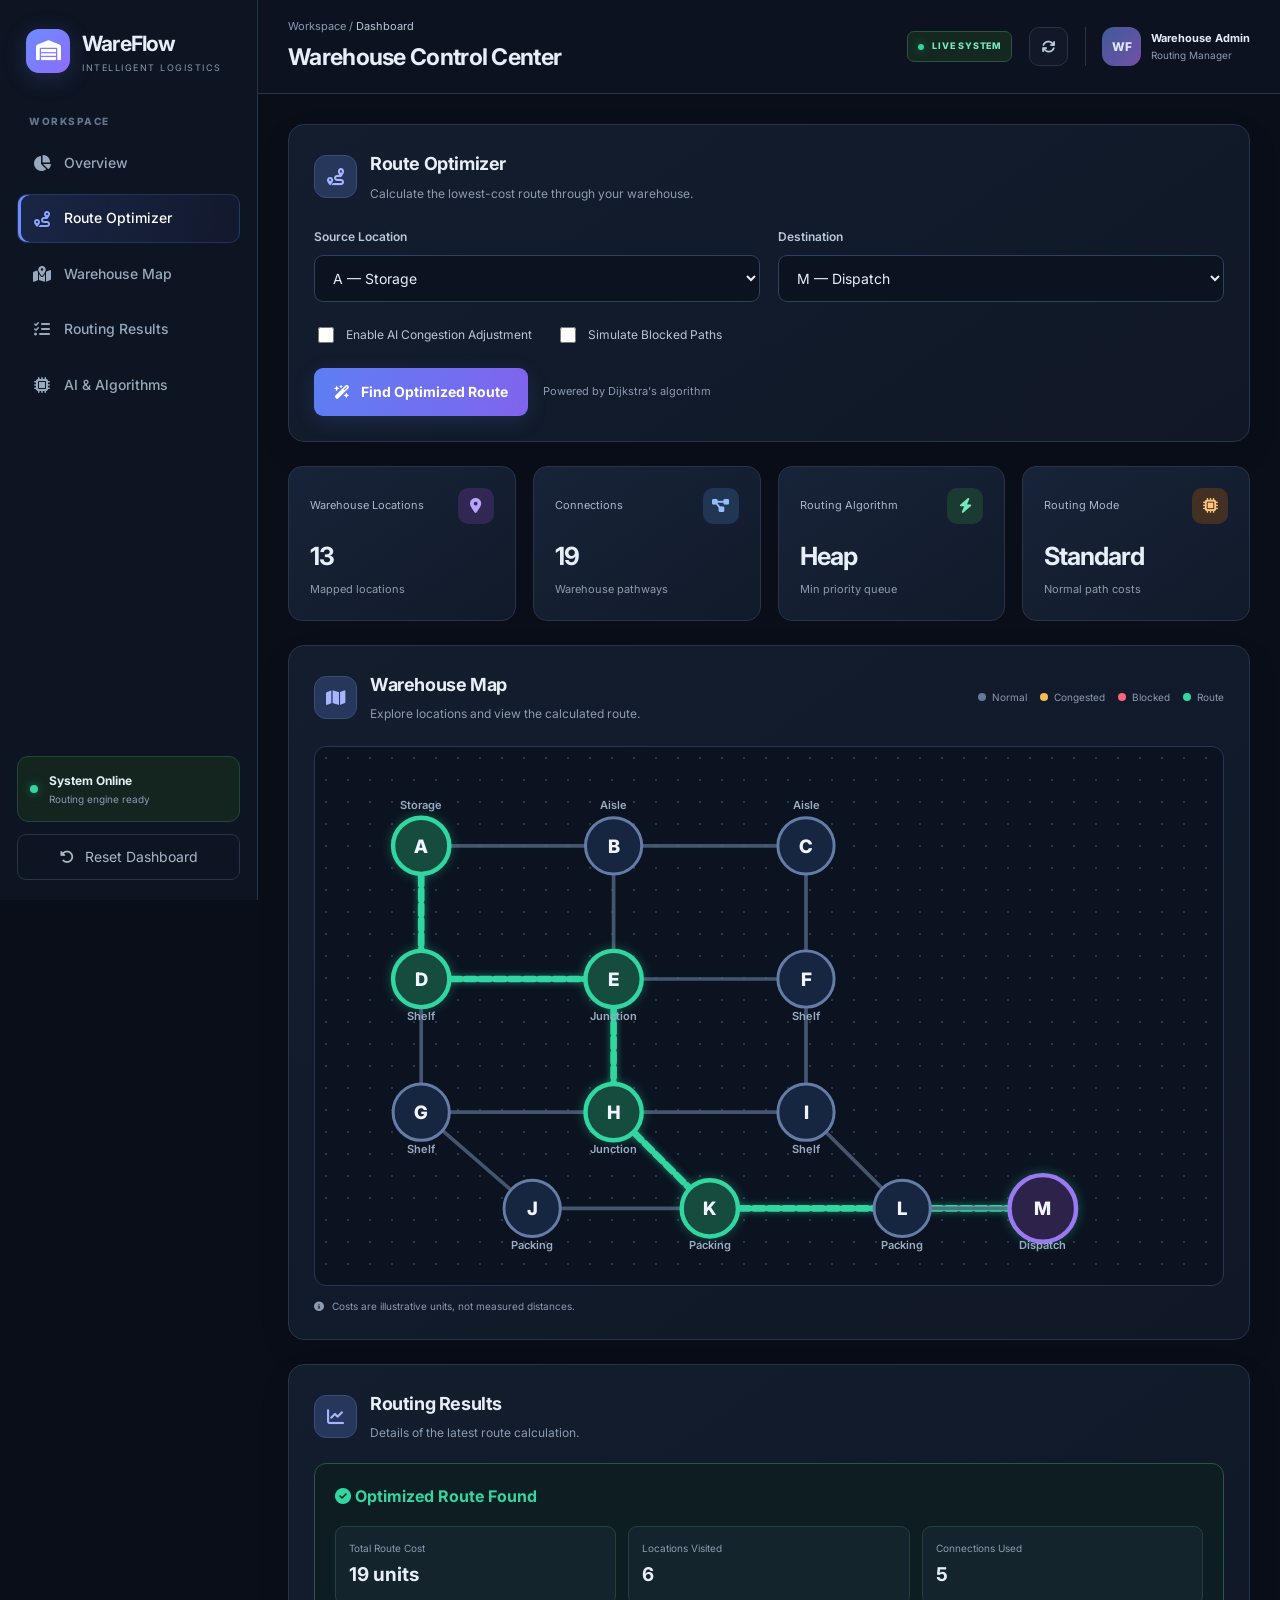
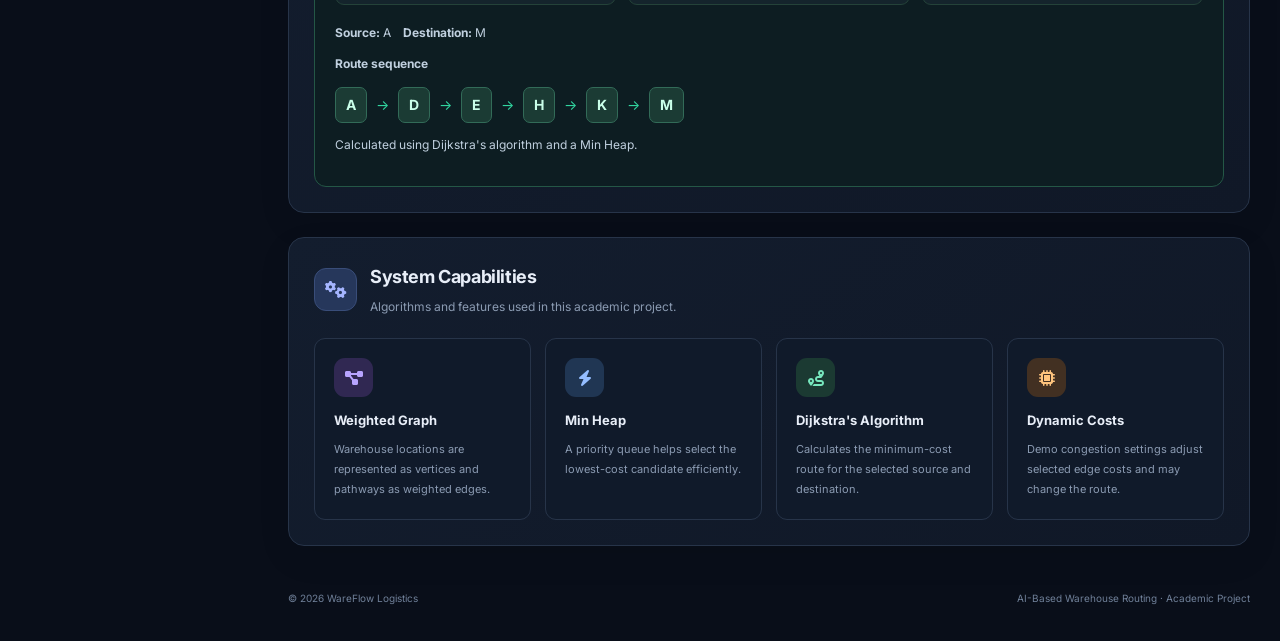
<file: index.html>
<!DOCTYPE html>
<html lang="en">
<head>
    <meta charset="UTF-8">
    <meta name="viewport" content="width=device-width, initial-scale=1.0">
    <meta name="theme-color" content="#090e19">
    <title>WareFlow | AI Warehouse Routing</title>

    <link rel="preconnect" href="https://fonts.googleapis.com">
    <link rel="preconnect" href="https://fonts.gstatic.com" crossorigin>
    <link href="https://fonts.googleapis.com/css2?family=Inter:wght@400;500;600;700;800&display=swap" rel="stylesheet">
    <link rel="stylesheet" href="https://cdnjs.cloudflare.com/ajax/libs/font-awesome/6.5.2/css/all.min.css">
    <link rel="stylesheet" href="style.css">
</head>
<body>

<div class="app-layout">
    <aside class="sidebar" id="sidebar">
        <div class="brand">
            <div class="brand-icon"><i class="fa-solid fa-warehouse"></i></div>
            <div>
                <h2>WareFlow</h2>
                <small>INTELLIGENT LOGISTICS</small>
            </div>
        </div>

        <div class="nav-label">WORKSPACE</div>
        <nav class="side-nav">
            <a href="#overview" class="nav-link active">
                <i class="fa-solid fa-chart-pie"></i><span>Overview</span>
            </a>
            <a href="#optimizer" class="nav-link">
                <i class="fa-solid fa-route"></i><span>Route Optimizer</span>
            </a>
            <a href="#warehouse-map" class="nav-link">
                <i class="fa-solid fa-map-location-dot"></i><span>Warehouse Map</span>
            </a>
            <a href="#routing-result" class="nav-link">
                <i class="fa-solid fa-list-check"></i><span>Routing Results</span>
            </a>
            <a href="#features" class="nav-link">
                <i class="fa-solid fa-microchip"></i><span>AI & Algorithms</span>
            </a>
        </nav>

        <div class="sidebar-bottom">
            <div class="system-status">
                <span class="status-dot"></span>
                <div><strong>System Online</strong><small>Routing engine ready</small></div>
            </div>
            <button class="sidebar-action" id="resetDashboard">
                <i class="fa-solid fa-rotate-left"></i> Reset Dashboard
            </button>
        </div>
    </aside>

    <div class="main-shell">
        <header class="topbar">
            <div class="topbar-left">
                <button class="menu-toggle" id="menuToggle" aria-label="Toggle navigation">
                    <i class="fa-solid fa-bars"></i>
                </button>
                <div>
                    <div class="breadcrumb">Workspace / <span>Dashboard</span></div>
                    <h1>Warehouse Control Center</h1>
                </div>
            </div>

            <div class="topbar-right">
                <span class="live-badge"><span class="status-dot"></span> LIVE SYSTEM</span>
                <button class="icon-button" id="refreshDashboard" aria-label="Refresh dashboard" title="Refresh">
                    <i class="fa-solid fa-arrows-rotate"></i>
                </button>
                <div class="profile">
                    <div class="avatar">WF</div>
                    <div class="profile-text">
                        <strong>Warehouse Admin</strong>
                        <small>Routing Manager</small>
                    </div>
                </div>
            </div>
        </header>

        <main class="container">

            <!-- ROUTE OPTIMIZER -->
            <section class="panel" id="optimizer">
                <div class="section-heading">
                    <div class="heading-icon"><i class="fa-solid fa-route"></i></div>
                    <div>
                        <h2>Route Optimizer</h2>
                        <p>Calculate the lowest-cost route through your warehouse.</p>
                    </div>
                </div>

                <div class="controls">
                    <div class="control">
                        <label for="source">Source Location</label>
                        <select id="source">
                            <option value="A">A — Storage</option>
                            <option value="B">B — Aisle</option>
                            <option value="C">C — Aisle</option>
                            <option value="D">D — Shelf</option>
                            <option value="E">E — Junction</option>
                            <option value="F">F — Shelf</option>
                            <option value="G">G — Shelf</option>
                            <option value="H">H — Junction</option>
                            <option value="I">I — Shelf</option>
                            <option value="J">J — Packing</option>
                            <option value="K">K — Packing</option>
                            <option value="L">L — Packing</option>
                            <option value="M">M — Dispatch</option>
                        </select>
                    </div>

                    <div class="control">
                        <label for="destination">Destination</label>
                        <select id="destination">
                            <option value="M">M — Dispatch</option>
                            <option value="L">L — Packing</option>
                            <option value="K">K — Packing</option>
                            <option value="J">J — Packing</option>
                            <option value="I">I — Shelf</option>
                            <option value="H">H — Junction</option>
                            <option value="G">G — Shelf</option>
                            <option value="F">F — Shelf</option>
                            <option value="E">E — Junction</option>
                            <option value="D">D — Shelf</option>
                            <option value="C">C — Aisle</option>
                            <option value="B">B — Aisle</option>
                            <option value="A">A — Storage</option>
                        </select>
                    </div>
                </div>

                <div class="options">
                    <label class="checkbox">
                        <input type="checkbox" id="aiMode">
                        <span>Enable AI Congestion Adjustment</span>
                    </label>
                    <label class="checkbox">
                        <input type="checkbox" id="blockMode">
                        <span>Simulate Blocked Paths</span>
                    </label>
                </div>

                <div class="optimizer-actions">
                    <button id="findRoute" class="primary-button">
                        <i class="fa-solid fa-wand-magic-sparkles"></i>
                        Find Optimized Route
                    </button>
                    <span class="helper-text">Powered by Dijkstra's algorithm</span>
                </div>
            </section>

            <!-- STATISTICS -->
            <section class="stats" id="overview">
                <div class="stat-card">
                    <div class="stat-top"><span>Warehouse Locations</span><span class="stat-icon purple"><i class="fa-solid fa-location-dot"></i></span></div>
                    <h3 id="locationCount">13</h3>
                    <p>Mapped locations</p>
                </div>
                <div class="stat-card">
                    <div class="stat-top"><span>Connections</span><span class="stat-icon blue"><i class="fa-solid fa-diagram-project"></i></span></div>
                    <h3 id="connectionCount">19</h3>
                    <p>Warehouse pathways</p>
                </div>
                <div class="stat-card">
                    <div class="stat-top"><span>Routing Algorithm</span><span class="stat-icon green"><i class="fa-solid fa-bolt"></i></span></div>
                    <h3>Heap</h3>
                    <p>Min priority queue</p>
                </div>
                <div class="stat-card">
                    <div class="stat-top"><span>Routing Mode</span><span class="stat-icon orange"><i class="fa-solid fa-microchip"></i></span></div>
                    <h3 id="routingMode">Standard</h3>
                    <p id="routingModeDescription">Normal path costs</p>
                </div>
            </section>

            <!-- WAREHOUSE MAP -->
            <section class="panel" id="warehouse-map">
                <div class="section-title">
                    <div class="section-heading">
                        <div class="heading-icon"><i class="fa-solid fa-map"></i></div>
                        <div>
                            <h2>Warehouse Map</h2>
                            <p>Explore locations and view the calculated route.</p>
                        </div>
                    </div>
                    <div class="legend">
                        <span><i class="legend-dot normal"></i> Normal</span>
                        <span><i class="legend-dot congested"></i> Congested</span>
                        <span><i class="legend-dot blocked"></i> Blocked</span>
                        <span><i class="legend-dot route"></i> Route</span>
                    </div>
                </div>

                <div class="warehouse-wrapper">
                    <svg id="warehouseSvg" viewBox="0 0 1200 700" role="img" aria-label="Warehouse map showing 13 locations connected by pathways">
                        <defs>
                            <pattern id="grid" width="40" height="40" patternUnits="userSpaceOnUse">
                                <path d="M 40 0 L 0 0 0 40" fill="none" stroke="#25354b" stroke-width="1"/>
                            </pattern>
                        </defs>
                        <rect width="1200" height="700" fill="url(#grid)"/>

                        <!-- Pathways -->
                        <g id="warehouseEdges">
                            <line class="edge normal" id="edge-A-B" x1="130" y1="120" x2="390" y2="120"/>
                            <line class="edge normal" id="edge-B-C" x1="390" y1="120" x2="650" y2="120"/>
                            <line class="edge normal" id="edge-A-D" x1="130" y1="120" x2="130" y2="300"/>
                            <line class="edge normal" id="edge-B-E" x1="390" y1="120" x2="390" y2="300"/>
                            <line class="edge normal" id="edge-C-F" x1="650" y1="120" x2="650" y2="300"/>
                            <line class="edge normal" id="edge-D-E" x1="130" y1="300" x2="390" y2="300"/>
                            <line class="edge normal" id="edge-E-F" x1="390" y1="300" x2="650" y2="300"/>
                            <line class="edge normal" id="edge-D-G" x1="130" y1="300" x2="130" y2="480"/>
                            <line class="edge normal" id="edge-E-H" x1="390" y1="300" x2="390" y2="480"/>
                            <line class="edge normal" id="edge-F-I" x1="650" y1="300" x2="650" y2="480"/>
                            <line class="edge normal" id="edge-G-H" x1="130" y1="480" x2="390" y2="480"/>
                            <line class="edge normal" id="edge-H-I" x1="390" y1="480" x2="650" y2="480"/>
                            <line class="edge normal" id="edge-G-J" x1="130" y1="480" x2="280" y2="610"/>
                            <line class="edge normal" id="edge-H-K" x1="390" y1="480" x2="520" y2="610"/>
                            <line class="edge normal" id="edge-I-L" x1="650" y1="480" x2="780" y2="610"/>
                            <line class="edge normal" id="edge-J-K" x1="280" y1="610" x2="520" y2="610"/>
                            <line class="edge normal" id="edge-K-L" x1="520" y1="610" x2="780" y2="610"/>
                            <line class="edge normal" id="edge-K-M" x1="520" y1="610" x2="970" y2="610"/>
                            <line class="edge normal" id="edge-L-M" x1="780" y1="610" x2="970" y2="610"/>
                        </g>

                        <!-- Warehouse nodes -->
                        <g class="node" id="node-A"><circle cx="130" cy="120" r="38"/><text x="130" y="120">A</text></g>
                        <g class="node" id="node-B"><circle cx="390" cy="120" r="38"/><text x="390" y="120">B</text></g>
                        <g class="node" id="node-C"><circle cx="650" cy="120" r="38"/><text x="650" y="120">C</text></g>
                        <g class="node" id="node-D"><circle cx="130" cy="300" r="38"/><text x="130" y="300">D</text></g>
                        <g class="node" id="node-E"><circle cx="390" cy="300" r="38"/><text x="390" y="300">E</text></g>
                        <g class="node" id="node-F"><circle cx="650" cy="300" r="38"/><text x="650" y="300">F</text></g>
                        <g class="node" id="node-G"><circle cx="130" cy="480" r="38"/><text x="130" y="480">G</text></g>
                        <g class="node" id="node-H"><circle cx="390" cy="480" r="38"/><text x="390" y="480">H</text></g>
                        <g class="node" id="node-I"><circle cx="650" cy="480" r="38"/><text x="650" y="480">I</text></g>
                        <g class="node" id="node-J"><circle cx="280" cy="610" r="38"/><text x="280" y="610">J</text></g>
                        <g class="node" id="node-K"><circle cx="520" cy="610" r="38"/><text x="520" y="610">K</text></g>
                        <g class="node" id="node-L"><circle cx="780" cy="610" r="38"/><text x="780" y="610">L</text></g>
                        <g class="node dispatch" id="node-M"><circle cx="970" cy="610" r="45"/><text x="970" y="610">M</text></g>

                        <!-- Location labels -->
                        <g class="location-labels">
                            <text class="location-label" x="130" y="70">Storage</text>
                            <text class="location-label" x="390" y="70">Aisle</text>
                            <text class="location-label" x="650" y="70">Aisle</text>
                            <text class="location-label" x="130" y="355">Shelf</text>
                            <text class="location-label" x="390" y="355">Junction</text>
                            <text class="location-label" x="650" y="355">Shelf</text>
                            <text class="location-label" x="130" y="535">Shelf</text>
                            <text class="location-label" x="390" y="535">Junction</text>
                            <text class="location-label" x="650" y="535">Shelf</text>
                            <text class="location-label" x="280" y="665">Packing</text>
                            <text class="location-label" x="520" y="665">Packing</text>
                            <text class="location-label" x="780" y="665">Packing</text>
                            <text class="location-label" x="970" y="665">Dispatch</text>
                        </g>
                    </svg>
                </div>
                <p class="map-note"><i class="fa-solid fa-circle-info"></i> Costs are illustrative units, not measured distances.</p>
            </section>

            <!-- ROUTING RESULT -->
            <section class="panel result-panel" id="routing-result">
                <div class="section-heading">
                    <div class="heading-icon"><i class="fa-solid fa-chart-line"></i></div>
                    <div>
                        <h2>Routing Results</h2>
                        <p>Details of the latest route calculation.</p>
                    </div>
                </div>
                <div id="result" aria-live="polite">
                    <div class="empty-result">
                        <span class="empty-icon"><i class="fa-solid fa-route"></i></span>
                        <p>Select a source and destination, then click <b>Find Optimized Route</b>.</p>
                    </div>
                </div>
            </section>

            <!-- PROJECT FEATURES -->
            <section class="panel" id="features">
                <div class="section-heading">
                    <div class="heading-icon"><i class="fa-solid fa-gears"></i></div>
                    <div>
                        <h2>System Capabilities</h2>
                        <p>Algorithms and features used in this academic project.</p>
                    </div>
                </div>

                <div class="features">
                    <article class="feature-card">
                        <div class="feature-icon purple"><i class="fa-solid fa-diagram-project"></i></div>
                        <h3>Weighted Graph</h3>
                        <p>Warehouse locations are represented as vertices and pathways as weighted edges.</p>
                    </article>
                    <article class="feature-card">
                        <div class="feature-icon blue"><i class="fa-solid fa-bolt"></i></div>
                        <h3>Min Heap</h3>
                        <p>A priority queue helps select the lowest-cost candidate efficiently.</p>
                    </article>
                    <article class="feature-card">
                        <div class="feature-icon green"><i class="fa-solid fa-route"></i></div>
                        <h3>Dijkstra's Algorithm</h3>
                        <p>Calculates the minimum-cost route for the selected source and destination.</p>
                    </article>
                    <article class="feature-card">
                        <div class="feature-icon orange"><i class="fa-solid fa-microchip"></i></div>
                        <h3>Dynamic Costs</h3>
                        <p>Demo congestion settings adjust selected edge costs and may change the route.</p>
                    </article>
                </div>
            </section>

            <footer class="footer">
                <span>© 2026 WareFlow Logistics</span>
                <span>AI-Based Warehouse Routing · Academic Project</span>
            </footer>
        </main>
    </div>
</div>

<div class="toast" id="toast" role="status"></div>
<script src="script.js"></script>
</body>
</html>
</file>
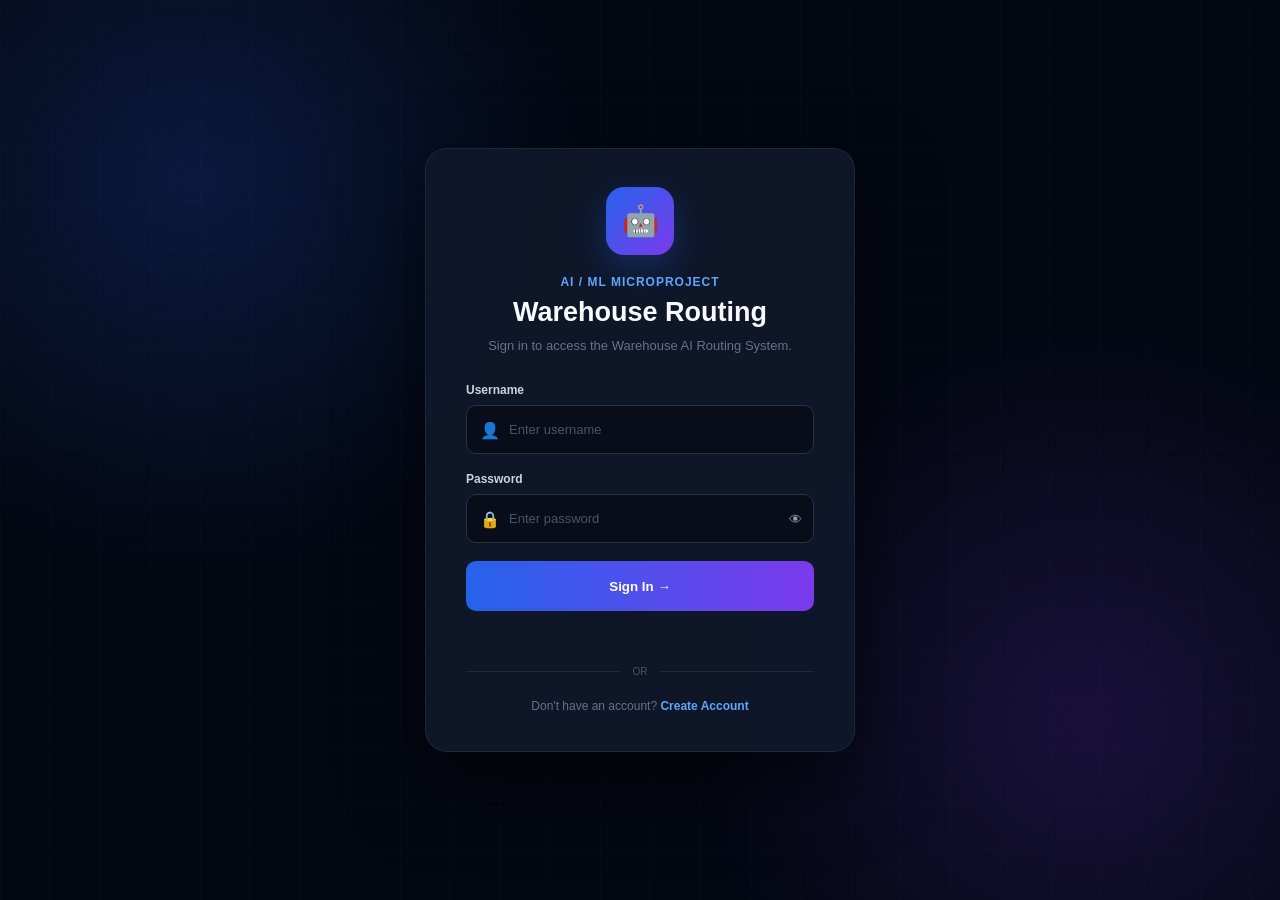
<file: login.html>
<!DOCTYPE html>
<html lang="en">
<head>
<meta charset="UTF-8">
<meta name="viewport" content="width=device-width, initial-scale=1.0">
<title>Warehouse AI | Login</title>
<style>
*{box-sizing:border-box;margin:0;padding:0}
body{
  min-height:100vh;display:flex;align-items:center;justify-content:center;padding:20px;
  font-family:"Segoe UI",Arial,sans-serif;color:#f8fafc;background:
  radial-gradient(circle at 15% 20%,rgba(37,99,235,.20),transparent 30%),
  radial-gradient(circle at 85% 80%,rgba(124,58,237,.18),transparent 30%),#030712
}
body:before{
  content:"";position:fixed;inset:0;pointer-events:none;background-image:
  linear-gradient(rgba(59,130,246,.035) 1px,transparent 1px),
  linear-gradient(90deg,rgba(59,130,246,.035) 1px,transparent 1px);background-size:50px 50px
}
.auth-card{position:relative;width:430px;max-width:100%;padding:38px 40px;background:rgba(15,23,42,.96);border:1px solid rgba(148,163,184,.12);border-radius:22px;box-shadow:0 30px 80px rgba(0,0,0,.55)}
.logo{width:68px;height:68px;margin:0 auto 20px;display:grid;place-items:center;border-radius:18px;font-size:30px;background:linear-gradient(135deg,#2563eb,#7c3aed);box-shadow:0 12px 35px rgba(37,99,235,.3)}
.project-label{text-align:center;color:#60a5fa;font-size:12px;font-weight:700;letter-spacing:1px;text-transform:uppercase;margin-bottom:8px}
h1{text-align:center;font-size:27px;margin-bottom:8px}
.subtitle{text-align:center;color:#64748b;font-size:13px;line-height:1.5;margin-bottom:28px}
.form-group{margin-bottom:18px}
label{display:block;margin-bottom:8px;color:#cbd5e1;font-size:12px;font-weight:600}
.input-box{position:relative}
.input-icon{position:absolute;left:14px;top:50%;transform:translateY(-50%);color:#64748b}
input{width:100%;height:49px;padding:0 42px;border:1px solid #263244;border-radius:10px;outline:none;background:#080d19;color:#fff;font-size:13px}
input:focus{border-color:#3b82f6;box-shadow:0 0 0 3px rgba(59,130,246,.1)}
input::placeholder{color:#475569}
.eye{position:absolute;right:12px;top:50%;transform:translateY(-50%);border:0;background:transparent;color:#94a3b8;cursor:pointer}
.main-btn{width:100%;height:50px;border:0;border-radius:10px;color:#fff;font-weight:700;cursor:pointer;background:linear-gradient(90deg,#2563eb,#7c3aed);transition:.2s}
.main-btn:hover{transform:translateY(-2px);box-shadow:0 12px 30px rgba(37,99,235,.25)}
.switch{text-align:center;margin-top:22px;color:#64748b;font-size:12px}
.switch span{color:#60a5fa;cursor:pointer;font-weight:700}
.message{min-height:20px;text-align:center;margin-top:13px;font-size:12px;line-height:1.5}
#registerForm{display:none}
.divider{display:flex;align-items:center;gap:12px;margin:22px 0;color:#475569;font-size:10px}
.divider:before,.divider:after{content:"";flex:1;height:1px;background:#1e293b}
@media(max-width:480px){.auth-card{padding:30px 22px}h1{font-size:24px}}
</style>
</head>
<body>
<main class="auth-card">
  <section id="loginForm">
    <div class="logo" aria-hidden="true">🤖</div>
    <div class="project-label">AI / ML Microproject</div>
    <h1>Warehouse Routing</h1>
    <p class="subtitle">Sign in to access the Warehouse AI Routing System.</p>

    <form id="loginFormElement">
      <div class="form-group">
        <label for="loginUsername">Username</label>
        <div class="input-box"><span class="input-icon" aria-hidden="true">👤</span>
          <input id="loginUsername" type="text" placeholder="Enter username" autocomplete="username" required>
        </div>
      </div>
      <div class="form-group">
        <label for="loginPassword">Password</label>
        <div class="input-box"><span class="input-icon" aria-hidden="true">🔒</span>
          <input id="loginPassword" type="password" placeholder="Enter password" autocomplete="current-password" required>
          <button class="eye" type="button" aria-label="Show password" onclick="togglePassword('loginPassword',this)">👁</button>
        </div>
      </div>
      <button class="main-btn" type="submit">Sign In →</button>
    </form>
    <p id="loginMessage" class="message" role="status" aria-live="polite"></p>
    <div class="divider">OR</div>
    <p class="switch">Don't have an account? <span onclick="showRegister()">Create Account</span></p>
  </section>

  <section id="registerForm">
    <div class="logo" aria-hidden="true">✨</div>
    <div class="project-label">AI / ML Microproject</div>
    <h1>Create Account</h1>
    <p class="subtitle">Create an account to use the Warehouse Routing System.</p>

    <form id="registerFormElement">
      <div class="form-group">
        <label for="registerUsername">Username</label>
        <div class="input-box"><span class="input-icon" aria-hidden="true">👤</span>
          <input id="registerUsername" type="text" placeholder="Create username" autocomplete="username" minlength="3" required>
        </div>
      </div>
      <div class="form-group">
        <label for="registerPassword">Password</label>
        <div class="input-box"><span class="input-icon" aria-hidden="true">🔒</span>
          <input id="registerPassword" type="password" placeholder="At least 6 characters" autocomplete="new-password" minlength="6" required>
        </div>
      </div>
      <div class="form-group">
        <label for="confirmPassword">Confirm Password</label>
        <div class="input-box"><span class="input-icon" aria-hidden="true">🔐</span>
          <input id="confirmPassword" type="password" placeholder="Confirm password" autocomplete="new-password" required>
        </div>
      </div>
      <button class="main-btn" type="submit">Create Account →</button>
    </form>
    <p id="registerMessage" class="message" role="status" aria-live="polite"></p>
    <div class="divider">OR</div>
    <p class="switch">Already have an account? <span onclick="showLogin()">Sign In</span></p>
  </section>
</main>

<script>
function getUsers(){
  try { return JSON.parse(localStorage.getItem("warehouseUsers") || "[]"); }
  catch { return []; }
}
function saveUsers(users){
  localStorage.setItem("warehouseUsers", JSON.stringify(users));
}
function showRegister(){
  document.getElementById("loginForm").style.display="none";
  document.getElementById("registerForm").style.display="block";
  clearMessages();
}
function showLogin(){
  document.getElementById("registerForm").style.display="none";
  document.getElementById("loginForm").style.display="block";
  clearMessages();
}
function clearMessages(){
  document.getElementById("loginMessage").textContent="";
  document.getElementById("registerMessage").textContent="";
}
function togglePassword(id,button){
  const input=document.getElementById(id);
  const showing=input.type==="password";
  input.type=showing?"text":"password";
  button.textContent=showing?"🙈":"👁";
  button.setAttribute("aria-label",showing?"Hide password":"Show password");
}

document.getElementById("registerFormElement").addEventListener("submit",function(event){
  event.preventDefault();
  const username=document.getElementById("registerUsername").value.trim();
  const password=document.getElementById("registerPassword").value;
  const confirm=document.getElementById("confirmPassword").value;
  const message=document.getElementById("registerMessage");

  if(username.length<3){
    message.style.color="#f87171"; message.textContent="Username must contain at least 3 characters."; return;
  }
  if(password.length<6){
    message.style.color="#f87171"; message.textContent="Password must contain at least 6 characters."; return;
  }
  if(password!==confirm){
    message.style.color="#f87171"; message.textContent="Passwords do not match."; return;
  }

  const users=getUsers();
  if(users.some(user=>user.username.toLowerCase()===username.toLowerCase())){
    message.style.color="#f87171"; message.textContent="Username already exists."; return;
  }

  users.push({username,password});
  saveUsers(users);
  message.style.color="#4ade80";
  message.textContent="Account created successfully. Please sign in.";
  document.getElementById("registerFormElement").reset();
  document.getElementById("loginUsername").value=username;
  setTimeout(showLogin,900);
});

document.getElementById("loginFormElement").addEventListener("submit",function(event){
  event.preventDefault();
  const username=document.getElementById("loginUsername").value.trim();
  const password=document.getElementById("loginPassword").value;
  const message=document.getElementById("loginMessage");
  const user=getUsers().find(item=>item.username===username && item.password===password);

  if(!user){
    message.style.color="#f87171";
    message.textContent="Invalid username or password. Create an account if you are new.";
    return;
  }

  sessionStorage.setItem("loggedIn","true");
  sessionStorage.setItem("username",user.username);
  message.style.color="#4ade80";
  message.textContent="Login successful. Opening dashboard...";
  window.location.href="index.html";
});

// If already signed in, open the dashboard directly.
if(sessionStorage.getItem("loggedIn")==="true"){
  window.location.href="index.html";
}
</script>
</body>
</html>
</file>
<file: style.css>
:root {
    --bg: #090e19;
    --surface: #111827;
    --surface-2: #172235;
    --border: #273449;
    --text: #e8eef8;
    --muted: #8b9bb2;
    --accent: #6d8cff;
    --accent-2: #8c6cff;
    --green: #31d6a0;
    --yellow: #f5bb54;
    --red: #ff647c;
    --sidebar-width: 258px;
}

* { box-sizing: border-box; }

html {
    scroll-behavior: smooth;
    scroll-padding-top: 110px;
}

body {
    margin: 0;
    background: var(--bg);
    color: var(--text);
    font-family: "Inter", sans-serif;
    font-size: 14px;
    line-height: 1.6;
}

button, select, input { font: inherit; }
button { cursor: pointer; }
a { color: inherit; text-decoration: none; }

.app-layout { min-height: 100vh; }

.sidebar {
    width: var(--sidebar-width);
    position: fixed;
    inset: 0 auto 0 0;
    z-index: 1000;
    display: flex;
    flex-direction: column;
    padding: 27px 17px 20px;
    background: #0d1422;
    border-right: 1px solid var(--border);
    transition: transform .3s ease;
}

.main-shell { min-height: 100vh; margin-left: var(--sidebar-width); min-width: 0; }

.container {
    width: 100%;
    max-width: 1600px;
    margin: 0 auto;
    padding: 30px;
}

/* Brand and sidebar */

.brand { display: flex; align-items: center; gap: 12px; padding: 0 9px 30px; }

.brand-icon {
    display: grid;
    place-items: center;
    width: 44px;
    height: 44px;
    border-radius: 13px;
    color: white;
    font-size: 20px;
    background: linear-gradient(135deg, var(--accent), var(--accent-2));
    box-shadow: 0 5px 25px #6d8cff35;
}

.brand h2 { margin: 0; font-size: 21px; letter-spacing: -.8px; }
.brand small { display: block; color: var(--muted); font-size: 9px; letter-spacing: 1.5px; }
.nav-label { padding: 8px 12px 10px; color: #65758d; font-size: 10px; font-weight: 800; letter-spacing: 1.5px; }
.side-nav { display: grid; gap: 7px; }

.nav-link {
    display: flex;
    align-items: center;
    gap: 13px;
    padding: 12px 14px;
    border: 1px solid transparent;
    border-radius: 10px;
    color: #98a8bd;
    font-weight: 500;
    transition: .2s ease;
}

.nav-link i { width: 19px; text-align: center; font-size: 16px; }
.nav-link:hover { background: #18243a; color: white; }
.nav-link.active { color: white; background: linear-gradient(100deg, #334b8d55, #252a5040); border-color: #536dba45; box-shadow: inset 3px 0 var(--accent); }
.nav-link.active i { color: #8da5ff; }

.sidebar-bottom { margin-top: auto; padding-top: 24px; }

.system-status {
    display: flex;
    align-items: center;
    gap: 11px;
    padding: 14px 12px;
    margin-bottom: 12px;
    background: #14251f;
    border: 1px solid #244538;
    border-radius: 11px;
}

.status-dot {
    display: inline-block;
    flex: 0 0 auto;
    width: 8px;
    height: 8px;
    border-radius: 50%;
    background: var(--green);
    box-shadow: 0 0 10px #31d6a080;
}

.system-status strong, .system-status small { display: block; }
.system-status strong { font-size: 12px; }
.system-status small { color: var(--muted); font-size: 10px; }

.sidebar-action {
    width: 100%;
    padding: 11px;
    color: #a9b7ca;
    background: transparent;
    border: 1px solid var(--border);
    border-radius: 9px;
    transition: .2s;
}

.sidebar-action i { margin-right: 7px; }
.sidebar-action:hover { color: white; border-color: var(--accent); background: #19253a; }

/* Top bar */

.topbar {
    position: sticky;
    top: 0;
    z-index: 500;
    display: flex;
    justify-content: space-between;
    align-items: center;
    gap: 20px;
    min-height: 94px;
    padding: 18px 30px;
    background: #0d1422ef;
    border-bottom: 1px solid var(--border);
    backdrop-filter: blur(18px);
}

.topbar-left, .topbar-right { display: flex; align-items: center; gap: 17px; }
.breadcrumb { margin-bottom: 3px; color: var(--muted); font-size: 11px; }
.breadcrumb span { color: #b8c8e0; }
.topbar h1 { margin: 0; font-size: clamp(17px, 2vw, 23px); letter-spacing: -.7px; }

.live-badge {
    display: inline-flex;
    align-items: center;
    gap: 8px;
    padding: 7px 10px;
    color: #79e8c1;
    background: #142820;
    border: 1px solid #285442;
    border-radius: 7px;
    font-size: 9px;
    font-weight: 800;
    letter-spacing: .8px;
}

.live-badge .status-dot { width: 6px; height: 6px; }

.icon-button, .menu-toggle {
    display: grid;
    place-items: center;
    width: 39px;
    height: 39px;
    color: #b9c8dc;
    background: var(--surface);
    border: 1px solid var(--border);
    border-radius: 10px;
}

.icon-button:hover, .menu-toggle:hover { color: white; border-color: var(--accent); }
.menu-toggle { display: none; }

.profile { display: flex; align-items: center; gap: 10px; padding-left: 16px; border-left: 1px solid var(--border); }

.avatar {
    display: grid;
    place-items: center;
    width: 39px;
    height: 39px;
    color: #dfe6ff;
    background: linear-gradient(135deg, #405a99, #7250a7);
    border-radius: 12px;
    font-size: 12px;
    font-weight: 800;
}

.profile strong, .profile small { display: block; }
.profile strong { font-size: 11px; }
.profile small { color: var(--muted); font-size: 10px; }

/* Panels and headings */

.panel {
    margin-bottom: 24px;
    padding: 25px;
    background: linear-gradient(145deg, #131d2e, #101827);
    border: 1px solid var(--border);
    border-radius: 16px;
    box-shadow: 0 12px 35px #00000012;
}

.panel h2 { margin: 0 0 5px; font-size: 18px; letter-spacing: -.4px; }
.section-heading { display: flex; align-items: center; gap: 13px; }
.section-heading p, .section-title > div > p { margin: 4px 0 0; color: var(--muted); font-size: 12px; }

.heading-icon {
    display: grid;
    place-items: center;
    flex: 0 0 auto;
    width: 43px;
    height: 43px;
    color: #a5b5ff;
    background: #26375b;
    border: 1px solid #394d79;
    border-radius: 12px;
    font-size: 17px;
}

.controls { display: grid; grid-template-columns: repeat(2, minmax(0, 1fr)); gap: 18px; margin-top: 24px; }
.control label { display: block; margin-bottom: 8px; color: #b9c7dc; font-size: 12px; font-weight: 600; }

.control select {
    width: 100%;
    padding: 13px 14px;
    color: var(--text);
    background: #0b1321;
    border: 1px solid #30415b;
    border-radius: 9px;
    outline: none;
}

.control select:focus { border-color: var(--accent); box-shadow: 0 0 0 3px #6d8cff20; }
.control select option { color: var(--text); background: var(--surface); }

.options { display: flex; flex-wrap: wrap; gap: 14px 24px; margin: 22px 0; }

.checkbox { display: inline-flex; align-items: center; gap: 9px; color: #b7c5d9; cursor: pointer; font-size: 12px; }
.checkbox input { width: 16px; height: 16px; accent-color: var(--accent); }

.optimizer-actions { display: flex; align-items: center; flex-wrap: wrap; gap: 15px; }

.primary-button {
    padding: 13px 20px;
    color: white;
    background: linear-gradient(100deg, #5e7ef3, #8064ed);
    border: 0;
    border-radius: 9px;
    font-weight: 700;
    box-shadow: 0 5px 20px #6d8cff26;
    transition: transform .2s, filter .2s;
}

.primary-button i { margin-right: 8px; }
.primary-button:hover { transform: translateY(-2px); filter: brightness(1.12); }
.primary-button:active { transform: translateY(0); }
.helper-text { color: var(--muted); font-size: 11px; }

/* Statistics */

.stats { display: grid; grid-template-columns: repeat(4, minmax(0, 1fr)); gap: 17px; margin-bottom: 24px; }

.stat-card {
    padding: 21px;
    background: linear-gradient(145deg, #172338, #111a2a);
    border: 1px solid var(--border);
    border-radius: 14px;
    transition: transform .2s, border-color .2s;
}

.stat-card:hover { transform: translateY(-3px); border-color: #5269a2; }
.stat-top { display: flex; align-items: center; justify-content: space-between; gap: 8px; color: #a8b7cc; font-size: 11px; }
.stat-icon { display: grid; place-items: center; width: 36px; height: 36px; border-radius: 10px; font-size: 15px; }
.purple { color: #b8a4ff; background: #302852; }
.blue { color: #94bdff; background: #203653; }
.green { color: #77e7bd; background: #1b3a32; }
.orange { color: #ffc47d; background: #423022; }
.stat-card h3 { margin: 12px 0 0; font-size: 25px; letter-spacing: -1px; }
.stat-card p { margin: 5px 0 0; color: var(--muted); font-size: 11px; }

/* Map */

.section-title { display: flex; justify-content: space-between; align-items: center; flex-wrap: wrap; gap: 16px; margin-bottom: 22px; }
.section-title .section-heading { margin-bottom: 0; }

.legend { display: flex; flex-wrap: wrap; gap: 13px; color: var(--muted); font-size: 10px; }
.legend span { display: inline-flex; align-items: center; gap: 6px; }
.legend-dot { display: inline-block; width: 8px; height: 8px; border-radius: 50%; }
.legend-dot.normal { background: #647a99; }
.legend-dot.congested { background: var(--yellow); }
.legend-dot.blocked { background: var(--red); }
.legend-dot.route { background: var(--green); }

.warehouse-wrapper {
    overflow: auto;
    padding: 10px;
    background-color: #0b1320;
    background-image: radial-gradient(#2a3951 1px, transparent 1px);
    background-size: 22px 22px;
    border: 1px solid #29374c;
    border-radius: 12px;
}

#warehouseSvg { display: block; width: 100%; min-width: 680px; height: auto; border-radius: 8px; }
#warehouseSvg > rect { fill: transparent; }
#warehouseSvg defs path { stroke: #25354b; }

.edge {
    stroke: #50617b;
    stroke-width: 5;
    stroke-linecap: round;
    opacity: .85;
    transition: stroke .25s, opacity .25s;
}

.edge.normal { stroke: #50617b; }
.edge.congested { stroke: var(--yellow); stroke-dasharray: 10 7; opacity: 1; animation: dash 1.2s linear infinite; }
.edge.blocked { stroke: var(--red); stroke-dasharray: 7 7; opacity: .95; }
.edge.route-edge { stroke: var(--green) !important; stroke-width: 9; stroke-dasharray: 13 7; opacity: 1; filter: drop-shadow(0 0 5px #31d6a080); animation: dash .8s linear infinite; }

.node circle { fill: #172640; stroke: #647ca7; stroke-width: 4; transition: fill .2s, stroke .2s; }
.node text { fill: #f1f5ff; font-size: 25px; font-weight: 800; text-anchor: middle; dominant-baseline: central; pointer-events: none; }
.node.route-node circle { fill: #164c3e; stroke: var(--green); stroke-width: 6; filter: drop-shadow(0 0 7px #31d6a055); }
.node.dispatch circle { fill: #2d234a; stroke: #9a7af3; }
.location-label { fill: #9aabc3; font-size: 15px; font-weight: 600; text-anchor: middle; }
.map-note { margin: 12px 0 0; color: var(--muted); font-size: 10px; }
.map-note i { margin-right: 5px; }

/* Route results */

.result-panel { min-height: 180px; }
#result { margin-top: 20px; }

.empty-result {
    display: flex;
    align-items: center;
    gap: 15px;
    padding: 23px;
    color: var(--muted);
    background: #0c1524;
    border: 1px dashed #34445d;
    border-radius: 11px;
}

.empty-result p { margin: 0; }
.empty-icon { display: grid; place-items: center; width: 42px; height: 42px; flex: 0 0 auto; color: #9db0ff; background: #202f50; border-radius: 12px; font-size: 20px; }

.result-card { padding: 20px; background: #0d1d22; border: 1px solid #245746; border-radius: 12px; }
.result-card h3 { margin: 0 0 17px; color: var(--green); font-size: 16px; }
.result-metrics { display: grid; grid-template-columns: repeat(3, minmax(0, 1fr)); gap: 12px; margin-bottom: 18px; }
.result-metric { padding: 13px; background: #14242c; border: 1px solid #244239; border-radius: 9px; }
.result-metric small { display: block; color: var(--muted); font-size: 10px; }
.result-metric strong { display: block; margin-top: 4px; font-size: 19px; }
.result-card > p { color: #c0d0df; font-size: 12px; }
.route-sequence { display: flex; align-items: center; flex-wrap: wrap; gap: 9px; margin-top: 14px; }
.route-chip { padding: 6px 10px; color: #c9ffe9; background: #1b3b34; border: 1px solid #326b58; border-radius: 7px; font-weight: 700; }
.route-arrow { color: var(--green); }
.error-message { padding: 16px; color: #ffb5c0; background: #351923; border: 1px solid #713044; border-radius: 9px; }
.error-message p { margin-bottom: 0; }

/* Feature cards */

.features { display: grid; grid-template-columns: repeat(4, minmax(0, 1fr)); gap: 14px; margin-top: 22px; }

.feature-card {
    padding: 19px;
    background: #101a2a;
    border: 1px solid var(--border);
    border-radius: 11px;
    transition: border-color .2s, transform .2s;
}

.feature-card:hover { transform: translateY(-3px); border-color: #546da8; }
.feature-icon { display: grid; place-items: center; width: 39px; height: 39px; margin-bottom: 13px; border-radius: 11px; font-size: 16px; }
.feature-card h3 { margin: 0 0 9px; font-size: 13px; }
.feature-card p { margin: 0; color: var(--muted); font-size: 11px; line-height: 1.8; }

.footer { display: flex; justify-content: space-between; flex-wrap: wrap; gap: 8px; padding: 20px 0 5px; color: #708099; font-size: 10px; }

/* Toast */

.toast {
    position: fixed;
    right: 24px;
    bottom: 24px;
    z-index: 2000;
    max-width: min(360px, calc(100vw - 32px));
    padding: 13px 17px;
    color: white;
    background: #1d3043;
    border: 1px solid #42617c;
    border-radius: 10px;
    box-shadow: 0 10px 35px #0006;
    opacity: 0;
    transform: translateY(12px);
    pointer-events: none;
    transition: .25s;
}

.toast.show { opacity: 1; transform: translateY(0); }

@keyframes dash { to { stroke-dashoffset: -40; } }

/* Responsive layout */

@media (max-width: 1150px) {
    .stats, .features { grid-template-columns: repeat(2, minmax(0, 1fr)); }
    .container { padding: 22px; }
    .topbar { padding: 16px 22px; }
}

@media (max-width: 760px) {
    .sidebar { transform: translateX(-100%); box-shadow: 15px 0 40px #0007; }
    .sidebar.open { transform: translateX(0); }
    .main-shell { margin-left: 0; }
    .menu-toggle { display: grid; }
    .topbar { min-height: 78px; padding: 13px 16px; }
    .topbar-left { gap: 10px; }
    .topbar-right { gap: 8px; }
    .live-badge, .profile-text { display: none; }
    .profile { padding-left: 8px; }
    .container { padding: 16px; }
    .panel { padding: 18px; border-radius: 12px; }
    .controls { grid-template-columns: 1fr; }
    .stats { gap: 10px; }
    .stat-card { padding: 15px; }
    .stat-card h3 { font-size: 22px; }
    .features { grid-template-columns: repeat(2, minmax(0, 1fr)); }
    .result-metrics { grid-template-columns: 1fr; }
    .footer { flex-direction: column; }
}

@media (max-width: 400px) {
    .stats, .features { grid-template-columns: 1fr; }
    .topbar h1 { font-size: 14px; }
    .breadcrumb { font-size: 10px; }
    .primary-button { width: 100%; }
}
</file>
